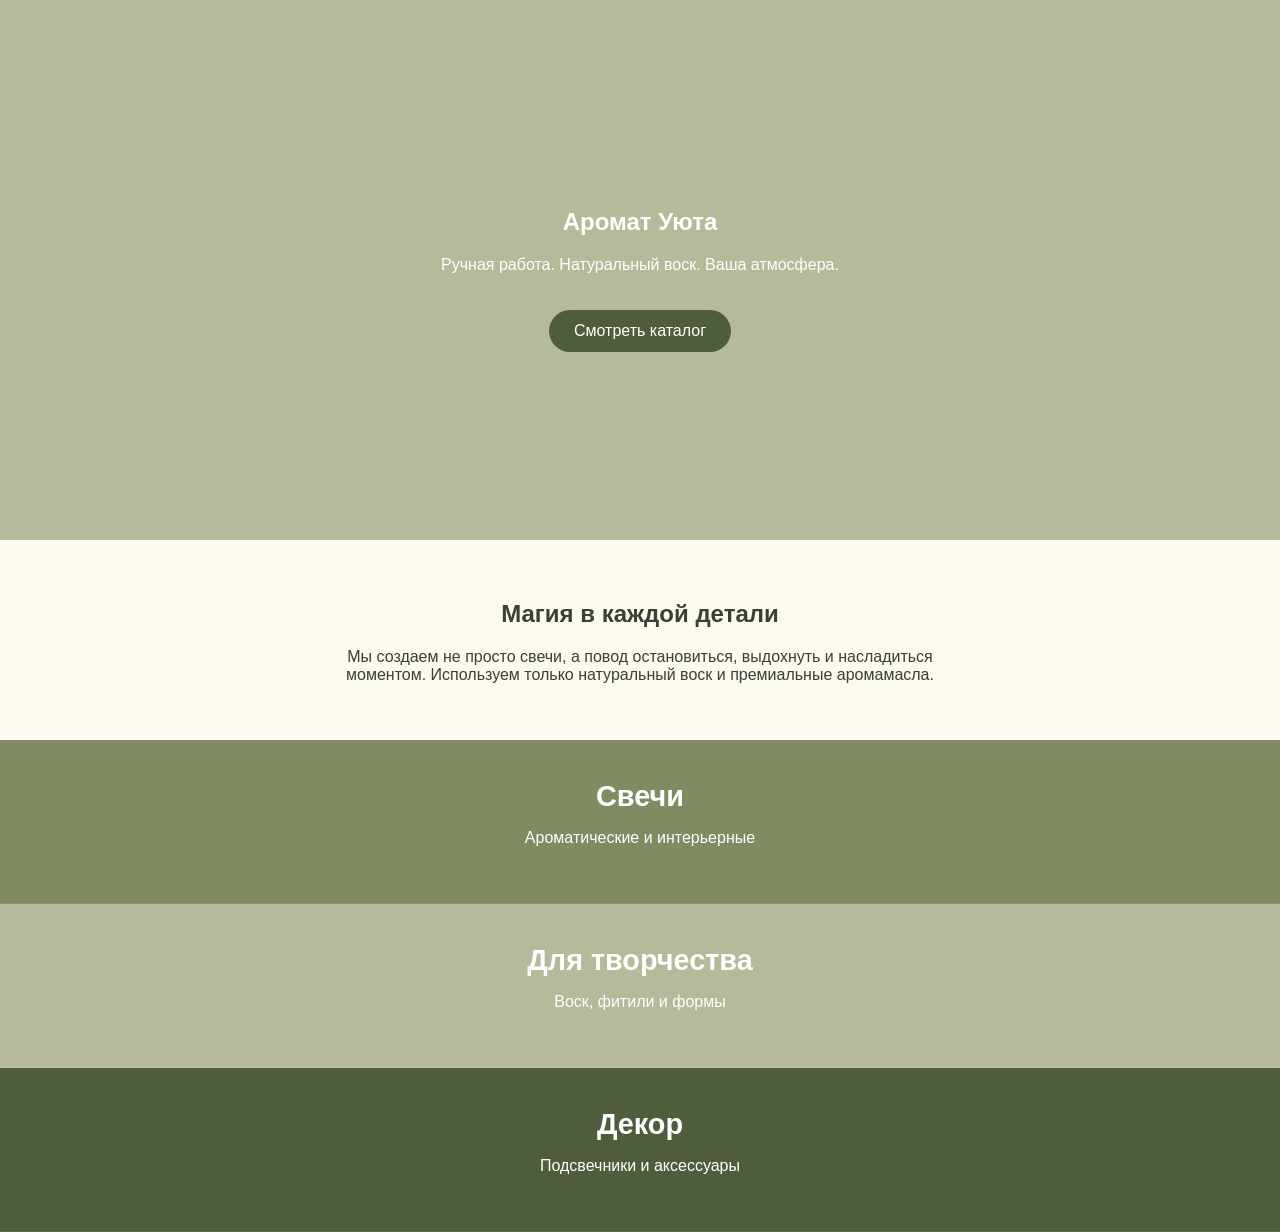
<file: index.html>
<!DOCTYPE html>
<html lang="ru">
<head>
    <meta charset="UTF-8">
    <meta name="viewport" content="width=device-width, initial-scale=1.0">
    <title>Аромат Уюта — Мастерская</title>
    <link rel="stylesheet" href="style.css">
</head>
<body>

    <!-- Первый экран (Hero) -->
    <section class="hero">
        <div class="hero-content">
            <h1>Аромат Уюта</h1>
            <p>Ручная работа. Натуральный воск. Ваша атмосфера.</p>
            <a href="#categories" class="btn-main">Смотреть каталог</a>
        </div>
    </section>

    <!-- Секция с описанием -->
    <section class="about-text">
        <h2>Магия в каждой детали</h2>
        <p>Мы создаем не просто свечи, а повод остановиться, выдохнуть и насладиться моментом. Используем только натуральный воск и премиальные аромамасла.</p>
    </section>

    <!-- Блоки-категории -->
    <section id="categories" class="category-grid">
        
        <!-- Раздел: Свечи -->
        <div class="category-item olive-bg" id="candles-block">
            <div class="category-info" onclick="toggleCategory('candles-block')">
                <h3>Свечи</h3>
                <p>Ароматические и интерьерные</p>
            </div>
            <div class="preview-box">
                <div class="mini-products">
                    <div class="item">🕯️ Лаванда</div>
                    <div class="item">🕯️ Хвоя</div>
                </div>
                <a href="candles.html" class="btn-more">Весь каталог свечей</a>
            </div>
        </div>

        <!-- Раздел: Для творчества -->
        <div class="category-item sage-bg" id="materials-block">
            <div class="category-info" onclick="toggleCategory('materials-block')">
                <h3>Для творчества</h3>
                <p>Воск, фитили и формы</p>
            </div>
            <div class="preview-box">
                <div class="mini-products">
                    <div class="item">🍯 Воск</div>
                    <div class="item">🧵 Фитили</div>
                </div>
                <a href="materials.html" class="btn-more">Все материалы</a>
            </div>
        </div>

        <!-- Раздел: Декор -->
        <div class="category-item dark-olive-bg" id="decor-block">
            <div class="category-info" onclick="toggleCategory('decor-block')">
                <h3>Декор</h3>
                <p>Подсвечники и аксессуары</p>
            </div>
            <div class="preview-box">
                <div class="mini-products">
                    <div class="item">🏺 Гипс</div>
                    <div class="item">🪵 Подставки</div>
                </div>
                <a href="decor.html" class="btn-more">Весь декор</a>
            </div>
        </div>

    </section>

    <script src="script.js"></script>
</body>
</html>
</file>
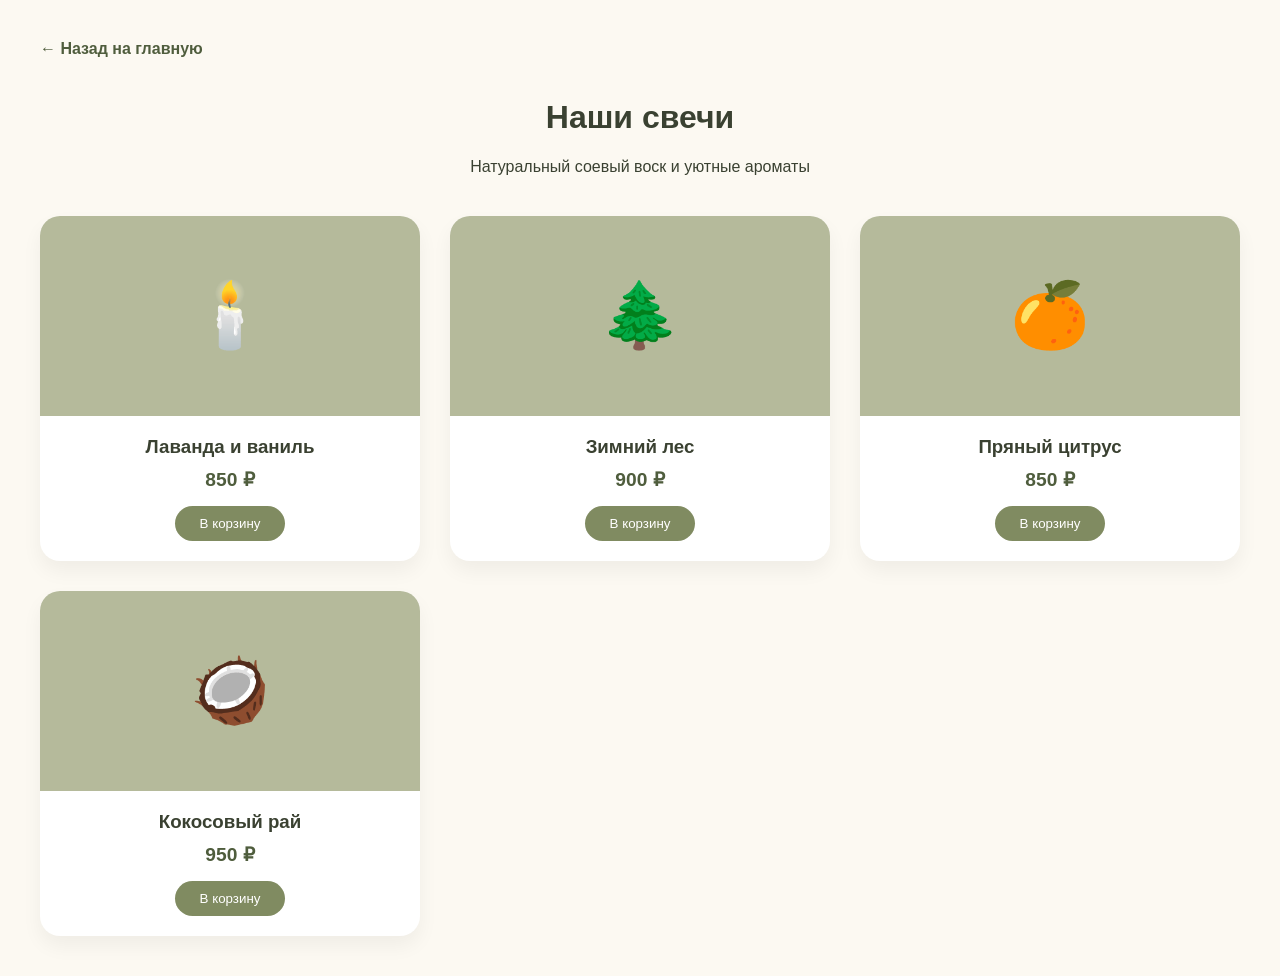
<file: candles.html>
<!DOCTYPE html>
<html lang="ru">
<head>
    <meta charset="UTF-8">
    <meta name="viewport" content="width=device-width, initial-scale=1.0">
    <title>Каталог Свечей — Аромат Уюта</title>
    <link rel="stylesheet" href="style.css">
    <style>
        /* Дополнительные стили только для этой страницы, чтобы не менять основной файл */
        .catalog-container {
            padding: 40px 20px;
            max-width: 1200px;
            margin: 0 auto;
        }

        .catalog-header {
            text-align: center;
            margin-bottom: 40px;
        }

        /* Сетка товаров */
        .product-grid {
            display: grid;
            grid-template-columns: repeat(auto-fit, minmax(280px, 1fr));
            gap: 30px;
        }

        /* Карточка товара */
        .product-card {
            background: white;
            border-radius: 20px;
            overflow: hidden;
            box-shadow: 0 10px 20px rgba(0,0,0,0.05);
            transition: transform 0.3s ease;
            text-align: center;
            padding-bottom: 20px;
        }

        .product-card:hover {
            transform: translateY(-5px);
        }

        .product-image {
            background-color: var(--olive-light);
            height: 200px;
            display: flex;
            align-items: center;
            justify-content: center;
            font-size: 4rem;
            color: white;
        }

        .product-info h3 {
            margin: 20px 0 10px;
            color: var(--text-dark);
        }

        .price {
            display: block;
            font-weight: bold;
            color: var(--olive-dark);
            font-size: 1.2rem;
            margin-bottom: 15px;
        }

        .btn-buy {
            background-color: var(--olive-primary);
            color: white;
            border: none;
            padding: 10px 25px;
            border-radius: 20px;
            cursor: pointer;
            font-family: inherit;
            transition: background 0.3s;
        }

        .btn-buy:hover {
            background-color: var(--olive-dark);
        }

        .back-link {
            display: inline-block;
            margin-bottom: 20px;
            color: var(--olive-dark);
            text-decoration: none;
            font-weight: bold;
        }
    </style>
</head>
<body>

    <div class="catalog-container">
        <a href="index.html" class="back-link">← Назад на главную</a>
        
        <header class="catalog-header">
            <h1>Наши свечи</h1>
            <p>Натуральный соевый воск и уютные ароматы</p>
        </header>

        <main class="product-grid">
            <div class="product-card">
                <div class="product-image">🕯️</div>
                <div class="product-info">
                    <h3>Лаванда и ваниль</h3>
                    <span class="price">850 ₽</span>
                    <button class="btn-buy">В корзину</button>
                </div>
            </div>

            <div class="product-card">
                <div class="product-image">🌲</div>
                <div class="product-info">
                    <h3>Зимний лес</h3>
                    <span class="price">900 ₽</span>
                    <button class="btn-buy">В корзину</button>
                </div>
            </div>

            <div class="product-card">
                <div class="product-image">🍊</div>
                <div class="product-info">
                    <h3>Пряный цитрус</h3>
                    <span class="price">850 ₽</span>
                    <button class="btn-buy">В корзину</button>
                </div>
            </div>

            <div class="product-card">
                <div class="product-image">🥥</div>
                <div class="product-info">
                    <h3>Кокосовый рай</h3>
                    <span class="price">950 ₽</span>
                    <button class="btn-buy">В корзину</button>
                </div>
            </div>
        </main>
    </div>

</body>
</html>
</file>
<file: style.css>
:root {
    --olive-primary: #808b61;
    --olive-light: #b5ba9b;
    --olive-dark: #4f5d3d;
    --cream-bg: #fcf9f2;
    --text-dark: #3a4131;
}

body {
    margin: 0;
    font-family: 'Segoe UI', sans-serif;
    background-color: var(--cream-bg);
    color: var(--text-dark);
}

.hero {
    height: 60vh;
    display: flex;
    align-items: center;
    justify-content: center;
    text-align: center;
    background-color: var(--olive-light);
    color: white;
}

.btn-main {
    display: inline-block;
    margin-top: 20px;
    padding: 12px 25px;
    background-color: var(--olive-dark);
    color: white;
    text-decoration: none;
    border-radius: 25px;
}

.about-text {
    padding: 40px 20px;
    text-align: center;
    max-width: 600px;
    margin: 0 auto;
}

/* Сетка категорий */
.category-grid {
    display: flex;
    flex-direction: column;
}

.category-item {
    cursor: pointer;
    display: flex;
    flex-direction: column;
    align-items: center;
    justify-content: center;
    color: white;
    transition: all 0.4s ease;
    min-height: 150px;
    border-bottom: 1px solid rgba(255,255,255,0.1);
}

.category-info {
    padding: 40px 0;
    text-align: center;
    width: 100%;
}

.category-info h3 {
    font-size: 1.8rem;
    margin: 0;
}

/* Выезжающий блок */
.preview-box {
    max-height: 0;
    overflow: hidden;
    transition: max-height 0.5s ease-in-out;
    width: 100%;
    text-align: center;
    background: rgba(0, 0, 0, 0.05);
}

.category-item.active .preview-box {
    max-height: 250px;
}

.mini-products {
    display: flex;
    justify-content: center;
    gap: 20px;
    padding: 20px 0;
}

.mini-products .item {
    background: rgba(255, 255, 255, 0.2);
    padding: 8px 15px;
    border-radius: 15px;
    font-size: 0.9rem;
}

.btn-more {
    display: block;
    padding-bottom: 20px;
    color: white;
    font-weight: bold;
    text-decoration: underline;
}

/* Цвета фонов */
.olive-bg { background-color: var(--olive-primary); }
.sage-bg { background-color: var(--olive-light); }
.dark-olive-bg { background-color: var(--olive-dark); }
</file>
